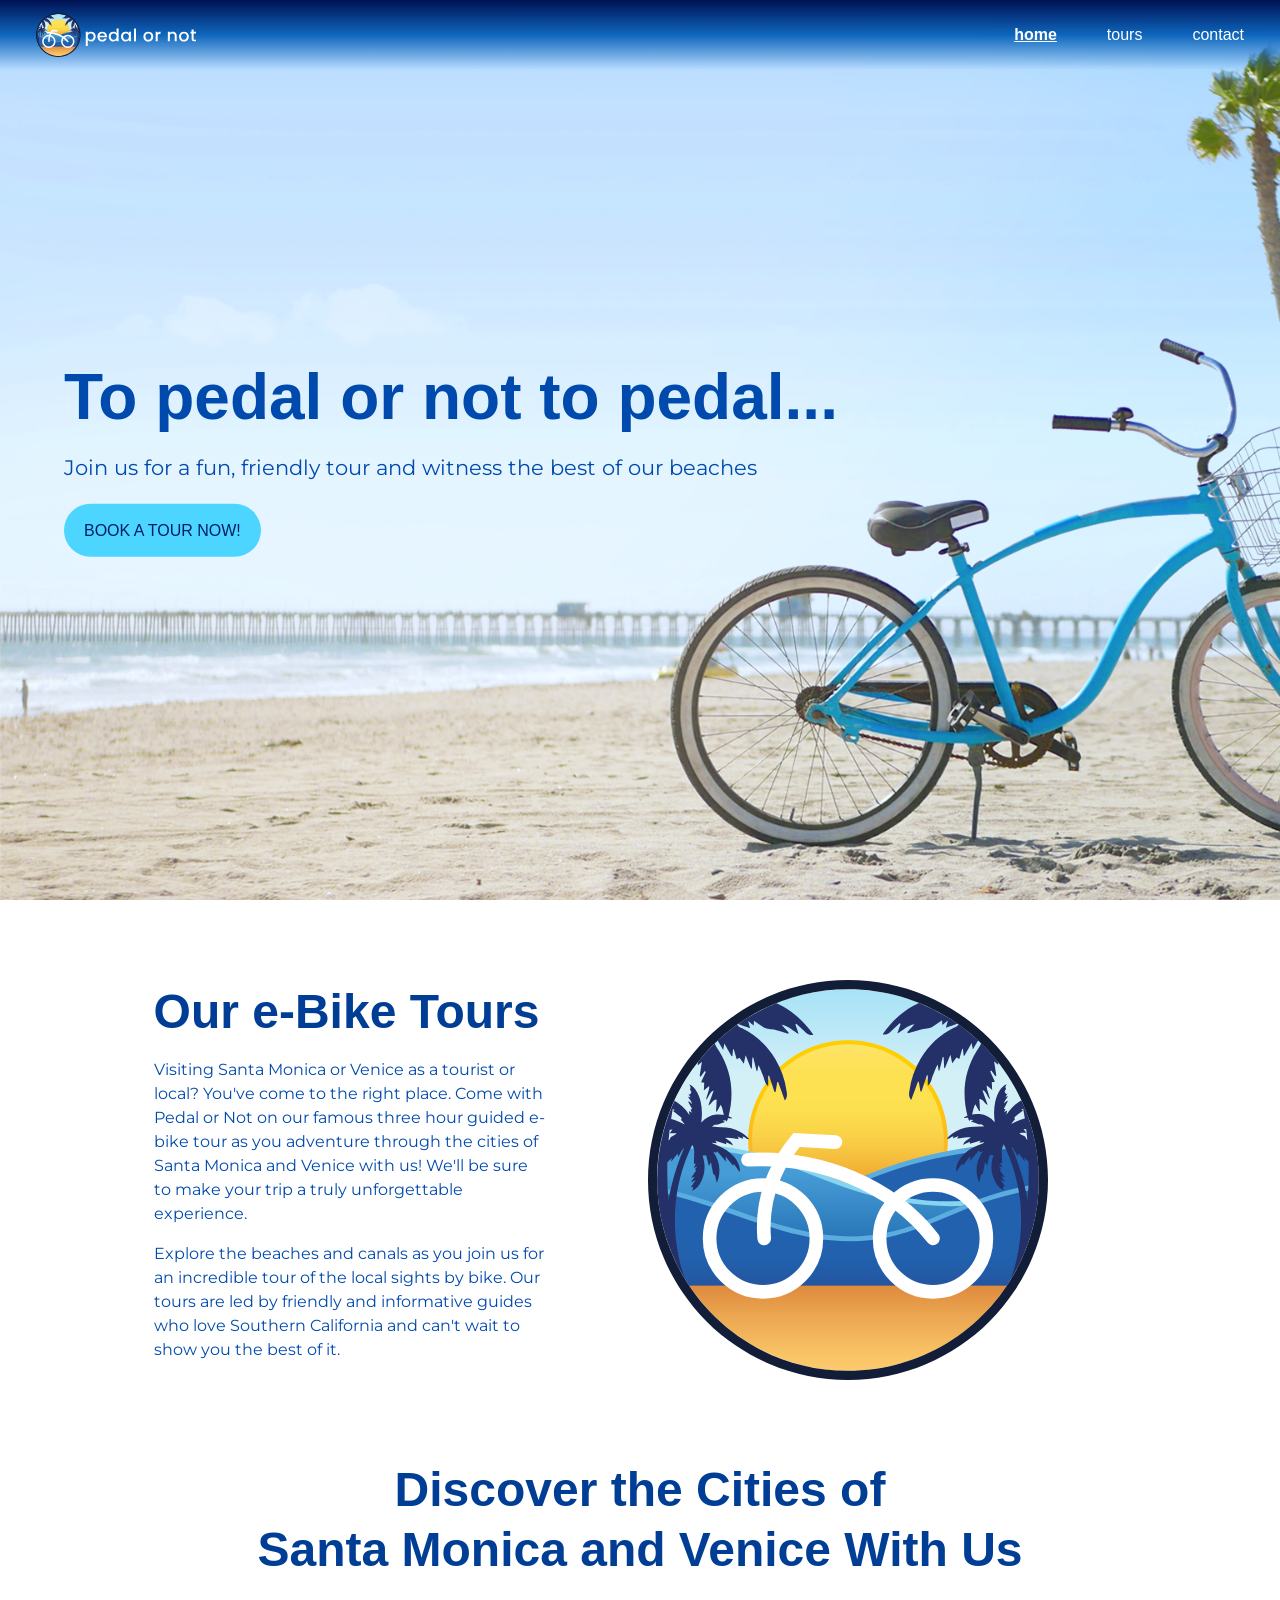
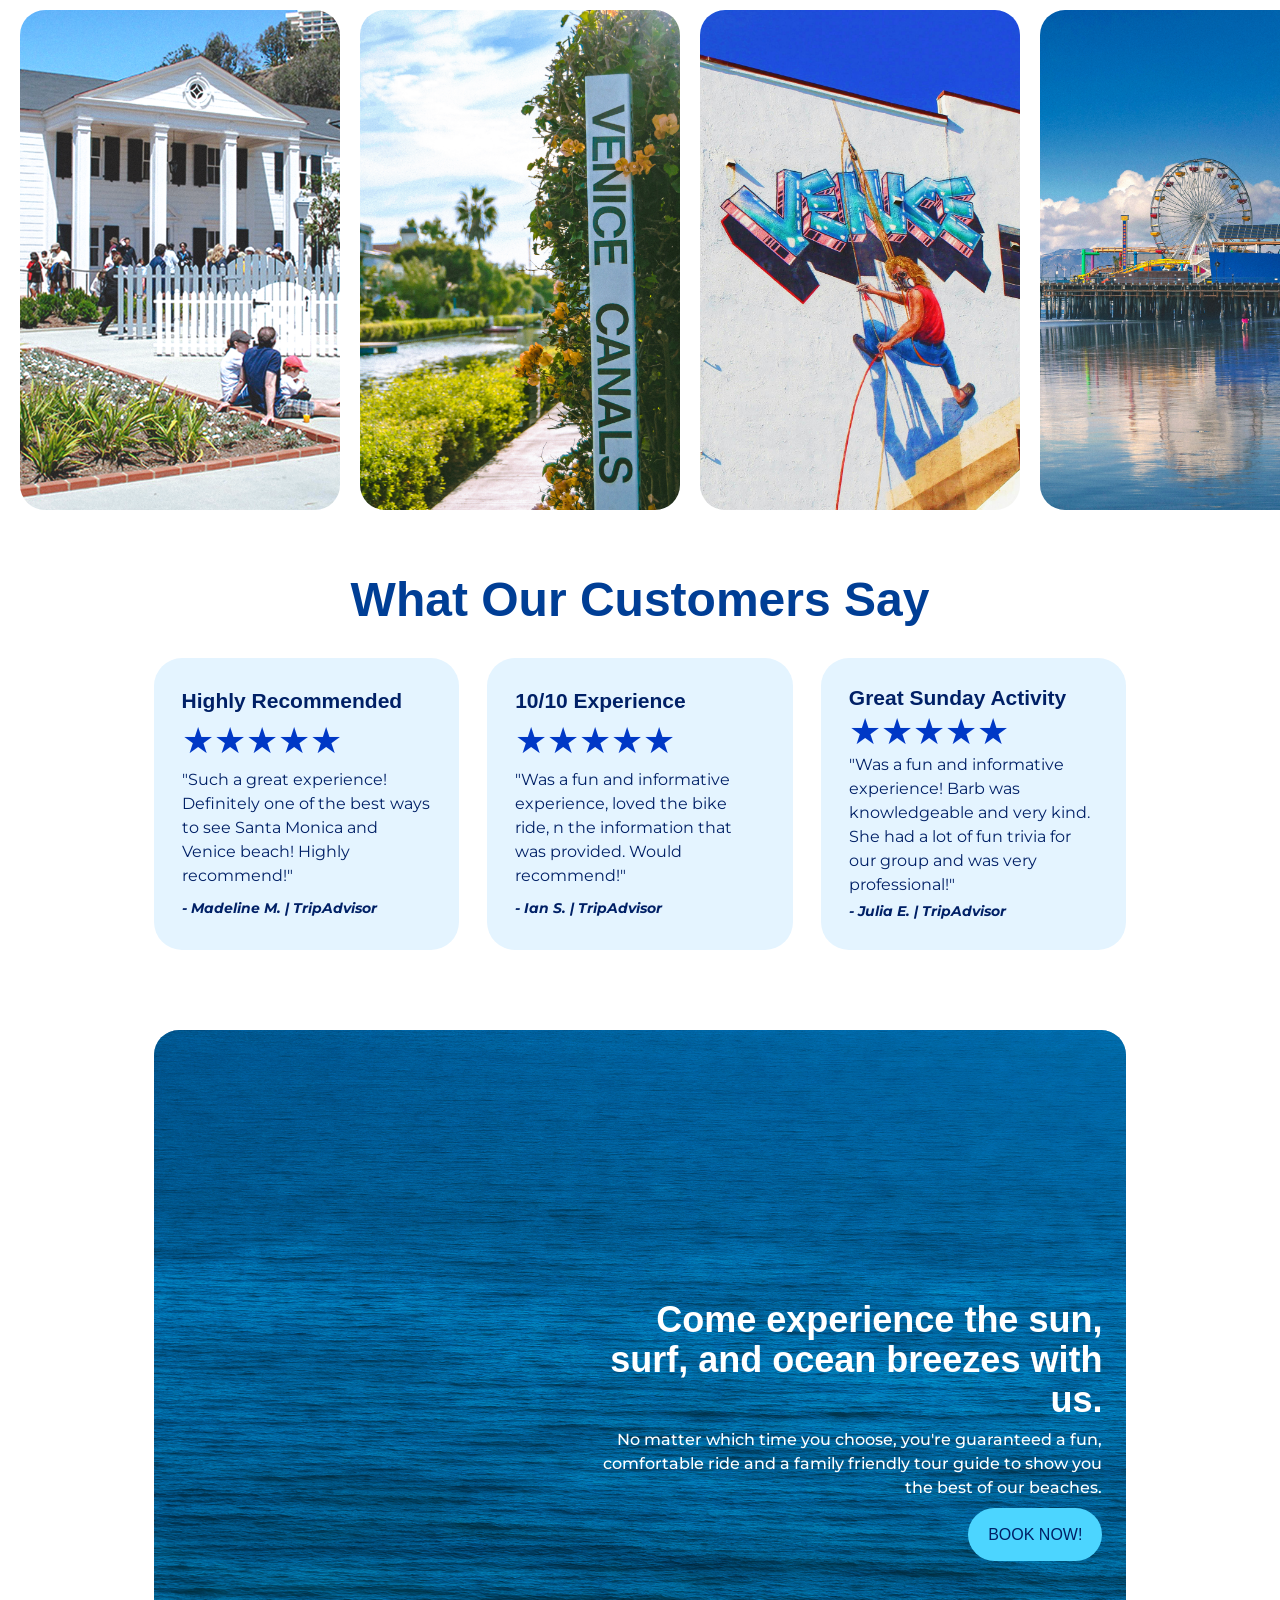
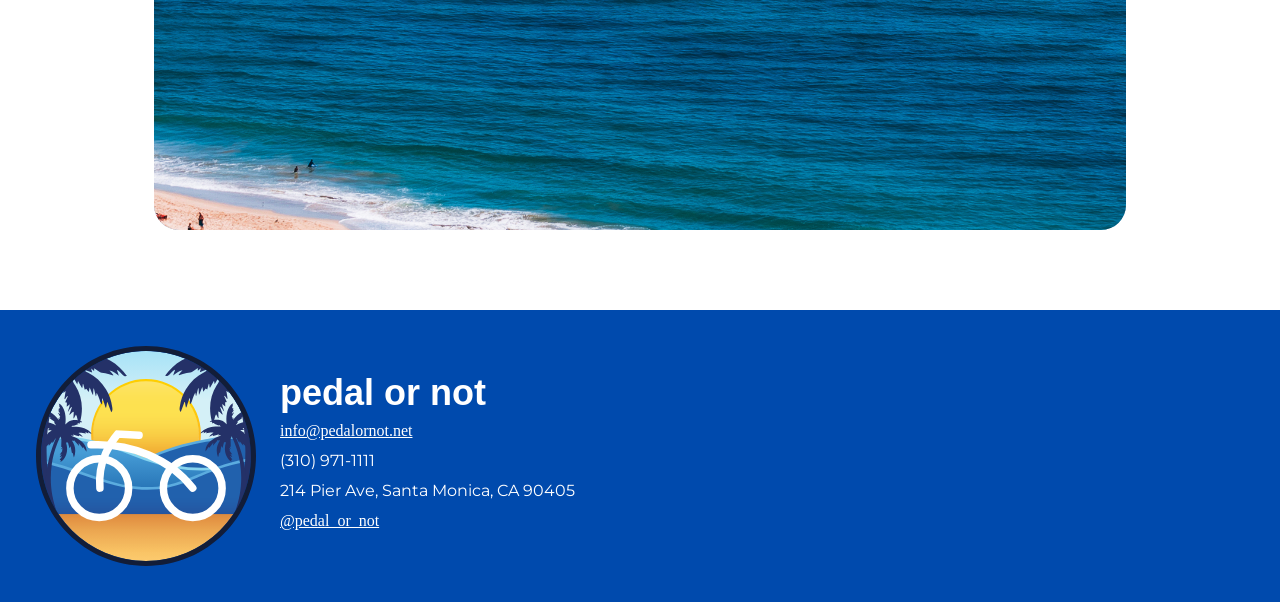
<file: index.html>
<!DOCTYPE html>
<html lang="en">
<head>
    <meta charset="UTF-8">
    <meta name="viewport" content="width=device-width, initial-scale=1.0">
    <title>Pedal or Not</title>
    <link rel="stylesheet" href="style.css" />
    <script src="script.js" defer></script>
    <link rel="icon" type="image/png" href="images/SVG/pedal_or_not_round_logo.svg" sizes="32x32" alt="Round Pedal or Not logo">
    <meta name="viewport" content="width=device-width, initial-scale=1.0">
</head>
<body>

    <header class="navigation-bar">
        <nav>
       <a href="index.html"><image class="nav-logo" src="images/SVG/white-text-logo.svg" alt="Pedal or Not text logo" /></a>
         <ul class="nav-links">
            <li><a href="index.html" aria-current="page">home</a></li>
            <li><a href="book-a-tour.html">tours</a></li>
            <li><a href="contact-us.html">contact</a></li>
         </ul>
        </nav>
    </header>

    <div class="hero-image">
        <img class="hero-background" src="images/hero-image.png" alt="A blue bicycle parked on the beach with palm trees in the background." />
        <div class="hero-text">
            <h1>To pedal or not to pedal...</h1>
            <p>Join us for a fun, friendly tour and witness the best of our beaches</p>
            <button type="button"><a href="book-a-tour.html">BOOK A TOUR NOW!</a></button>
        </div>
    </div>
<div class="page-content">
    <div class="ebike-tours">
        <div class="ebike-tour-copy">
            <h1>Our e-Bike Tours</h1>
            <div class="ebike-tour-text">
                <p>Visiting Santa Monica or Venice as a tourist or local? You've come to the right place. Come with Pedal or Not on our famous three hour guided e-bike tour as you adventure through the cities of Santa Monica and Venice with us! We'll be sure to make your trip a truly unforgettable experience.</p>
                <p> Explore the beaches and canals as you join us for an incredible tour of the local sights by bike. Our tours are led by friendly and informative guides who love Southern California and can't wait to show you the best of it. </p>
            </div>
        </div>
        <img class="round-logo1" src="images/SVG/pedal_or_not_round_logo.svg" alt="Round Pedal or Not logo" />
    </div>

    <div class="discover">
        <h1>Discover the Cities of 
            <br /> Santa Monica and Venice With Us</h1>
        <div class="discover-images" role="region" aria-label="Santa Monica and Venice photo gallery" tabindex="0">
                <img class="gallery-image image-1" src="images/gallery_1.png" alt="A white Georgian style house." />
                <img class="gallery-image image-2" src="images/cropped_gallery_2.jpg" alt="A sign that says Venice Canals with the canals in the background." />
                <img class="gallery-image image-3" src="images/cropped_gallery_3.jpg" alt="A blue and yellow sign that says &quot;Santa Monica Yacht Harbor&quot; over a large crosswalk." />
                <img class="gallery-image image-4" src="images/cropped_gallery_4.jpg" alt="View of Santa Monica Pier from afar." />
                <img class="gallery-image image-5" src="images/cropped_gallery_5.jpg" alt="Graffiti on a building that says &quot;Venice&quot;." />
                <img class="gallery-image image-6" src="images/cropped_gallery_6.jpg" alt="Bustiling Venice Beach Boardwalk." />
                <img class="gallery-image image-7" src="images/cropped_gallery_7.jpg" alt="Aerial view of a California coastline." />
        </div>
    </div>

    <div class="customers-say">
        <h1>What Our Customers Say</h1>
        <div class="customer-review-homepage">
            <h4>Highly Recommended</h4>
            <p class="review-rating" aria-label="5 out of 5 stars">★★★★★</p>
            <p>"Such a great experience! Definitely one of the best ways to see Santa Monica and Venice beach! Highly recommend!"</p>
            <p class="customer-name">- Madeline M. | TripAdvisor</p>
        </div>
         
        <div class="customer-review-homepage">
            <h4>10/10 Experience</h4>
            <p class="review-rating" aria-label="5 out of 5 stars">★★★★★</p>
            <p>"Was a fun and informative experience, loved the bike ride, n the information that was provided. Would recommend!"</p>
            <p class="customer-name">- Ian S. | TripAdvisor</p>
        </div>

        <div class="customer-review-homepage">
            <h4>Great Sunday Activity</h4>
            <p class="review-rating" aria-label="5 out of 5 stars">★★★★★</p>
            <p>"Was a fun and informative experience! Barb was knowledgeable and very kind. She had a lot of fun trivia for our group and was very professional!"</p>
            <p class="customer-name">- Julia E. | TripAdvisor</p>
        </div>
  </div>

    <div class="home-sand-surf">
        <img class="home-sand-surf-image" src="images/sand_surf4.png" alt="Extreme long shot of the beach." />
        <div class="home-sand-surf-content">
            <h2>Come experience the sun, surf, and ocean breezes with us.</h2>
            <p>No matter which time you choose, you're guaranteed a fun, comfortable ride and a family friendly tour guide to show you the best of our beaches.</p>
            <button type="button"><a href="book-a-tour.html">BOOK NOW!</a></button>
        </div>
    </div>
        <button onclick="topFunction()" id="pgTOP" title="Go to top">^</button>

</div>

  <div class="footer">
    <img class="round-logo-footer" src="images/SVG/pedal_or_not_round_logo.svg" alt="Round Pedal or Not logo" />
    <div class="footer-information">
        <h2>pedal or not</h2>
        <p><a href="mailto:info@pedalornot.net">info@pedalornot.net</a></p>
        <p>(310) 971-1111</p>
        <p>214 Pier Ave, Santa Monica, CA 90405</p>
        <p><a href="https://www.instagram.com/pedal_or_not?utm_source=ig_web_button_share_sheet&amp;exln=ZDNlZDc0MzIxNw==" target="_blank" rel="noopener noreferrer">@pedal_or_not</a></p>

    </div>

  </div>
</body>
</html>
</file>
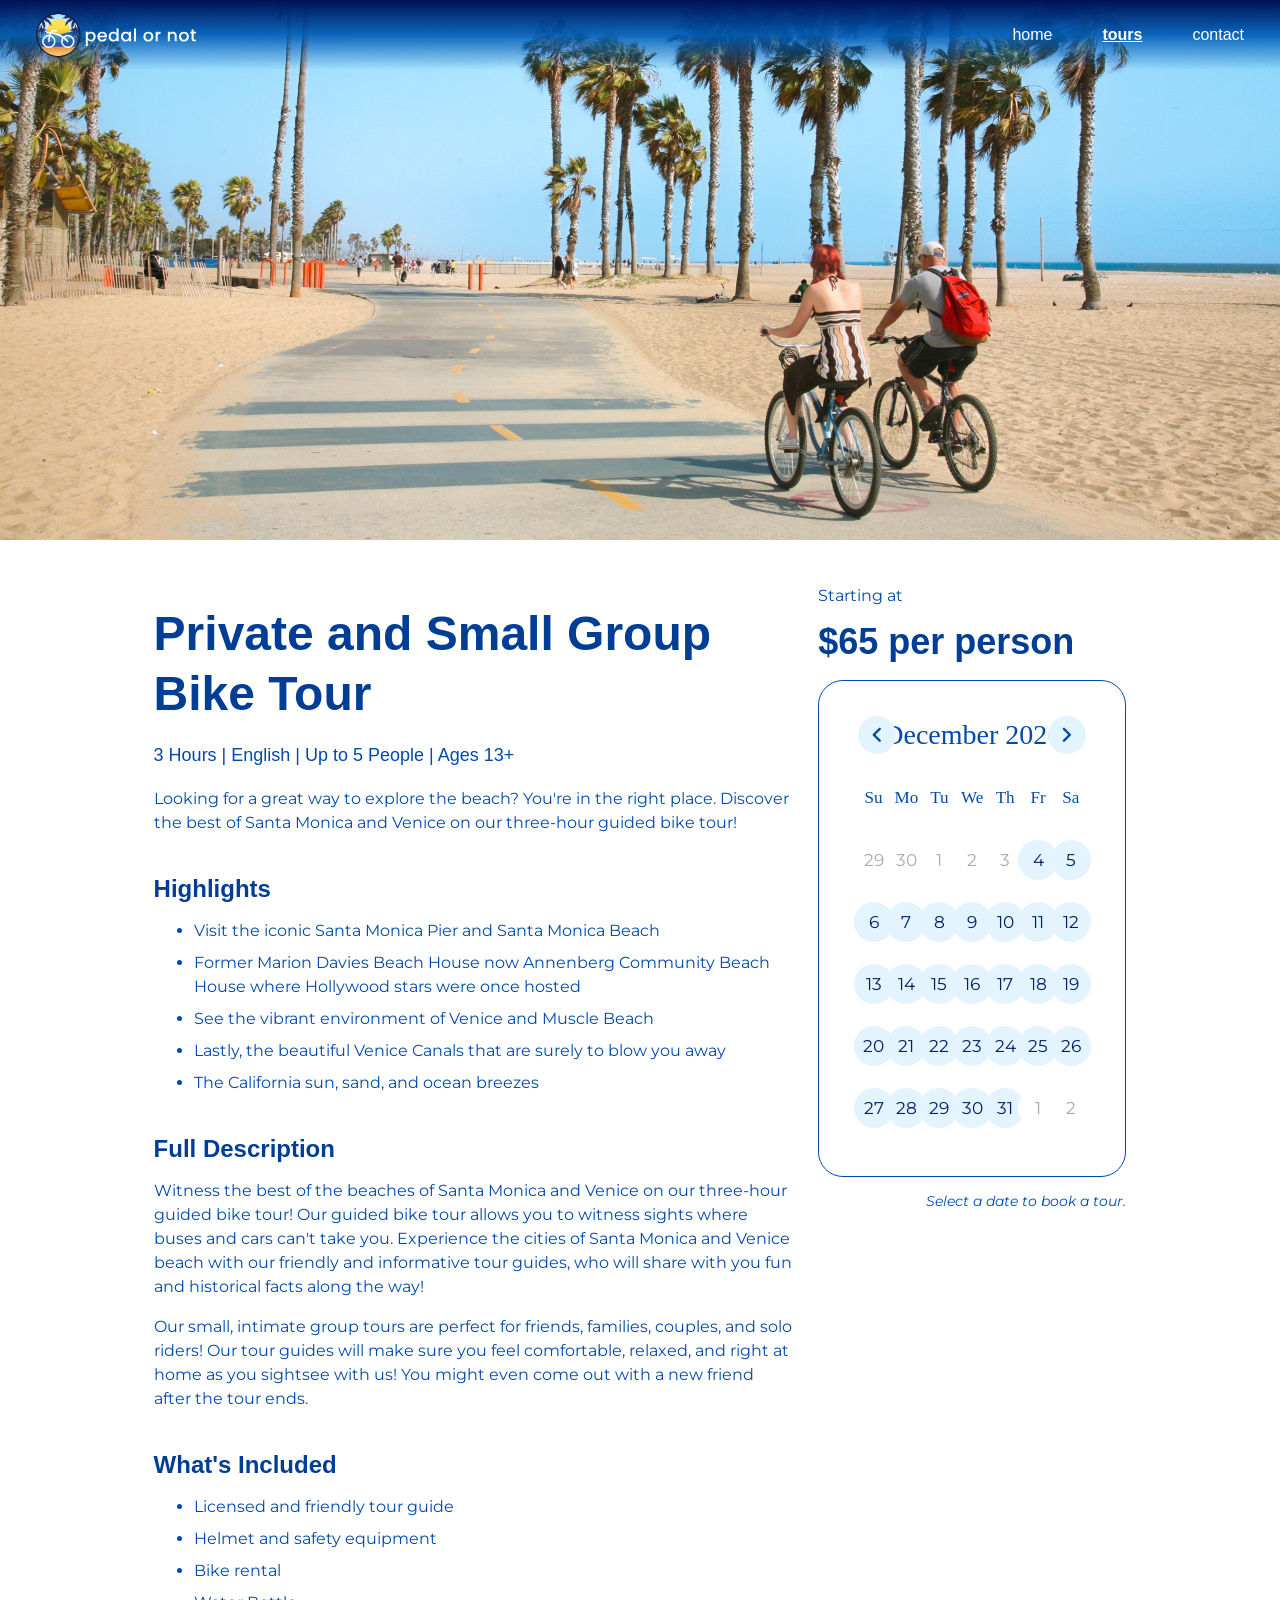
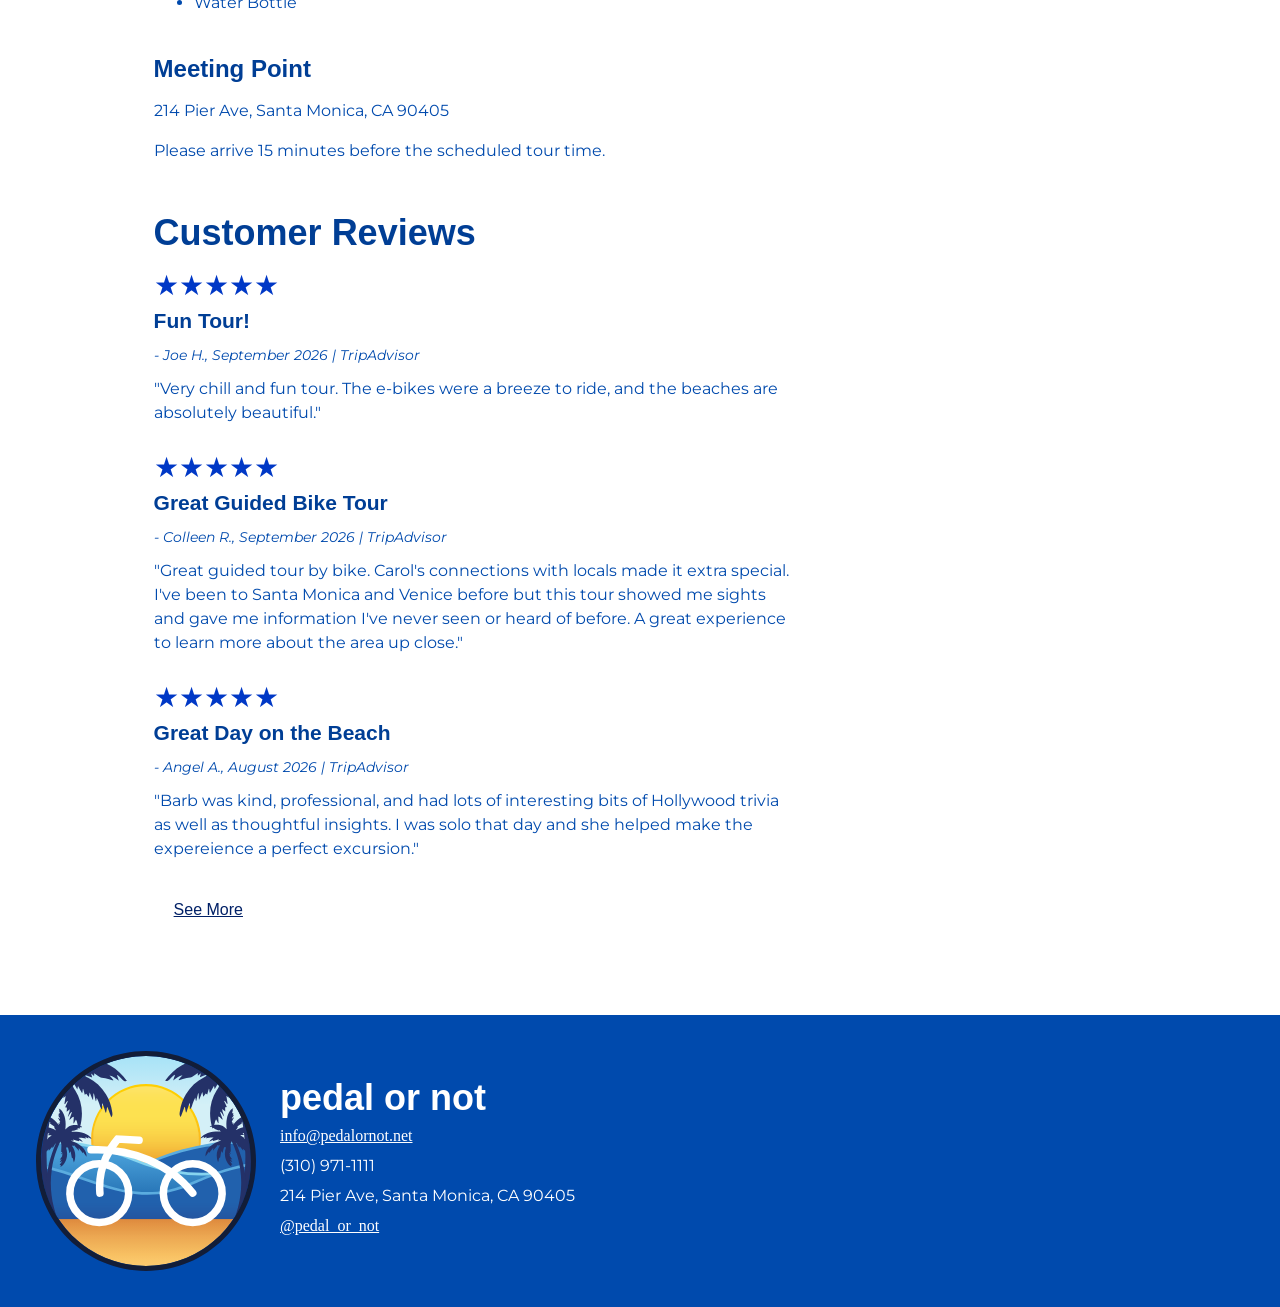
<file: book-a-tour.html>
<!DOCTYPE html>
<html lang="en">
<head>
    <meta charset="UTF-8">
    <meta name="viewport" content="width=device-width, initial-scale=1.0">
    <title>Pedal or Not - Tours</title>
    <link rel="stylesheet" href="style.css" />
    <script src="script.js" defer></script>
        <link rel="stylesheet" href="https://fonts.googleapis.com/css2?family=Material+Symbols+Rounded:opsz,wght,FILL,GRAD@20..48,100..700,0..1,-50..200">
    <link rel="icon" type="image/png" href="images/SVG/pedal_or_not_round_logo.svg" sizes="32x32" alt="Round Pedal or Not logo">
    <meta name="viewport" content="width=device-width, initial-scale=1.0">
</head>
<body>
  <header class="navigation-bar">
        <nav>
       <a href="index.html"><image class="nav-logo" src="images/SVG/white-text-logo.svg" alt="Pedal or Not text logo" /></a>
         <ul class="nav-links">
            <li><a href="index.html">home</a></li>
            <li><a href="book-a-tour.html" aria-current="page">tours</a></li>
            <li><a href="contact-us.html">contact</a></li>
         </ul>
        </nav>
  </header>
    
<div class="page-content tour-page">
<div class="tour-image">
    <img class="tour-image" src="images/biking-couple1.jpg" alt="A couple riding bicycles on the beach." />
</div>
<div class="tour-left">
    <div class="tour-title">
        <h1> Private and Small Group Bike Tour</h1>
        <p class="tour-sub">3 Hours | English | Up to 5 People | Ages 13+</p>
        <p>Looking for a great way to explore the beach? You're in the right place. Discover the best of Santa Monica and Venice on our three-hour guided bike tour!</p>
    </div>

    <div class="tour-highlights">
        <h3>Highlights</h3>
        <ul>
            <li>Visit the iconic Santa Monica Pier and Santa Monica Beach</li>
            <li>Former Marion Davies Beach House now  Annenberg Community Beach House where Hollywood stars were once hosted</li>
            <li>See the vibrant environment of Venice and Muscle Beach</li>
            <li>Lastly, the beautiful Venice Canals that are surely to blow you away</li>
            <li>The California sun, sand, and ocean breezes</li>
        </ul>
    </div>

    <div class="tour-description">
        <h3>Full Description</h3>
        <p>Witness the best of the beaches of Santa Monica and Venice on our three-hour guided bike tour! Our guided bike tour allows you to witness sights where buses and cars can't take you. Experience the cities of Santa Monica and Venice beach with our friendly and informative tour guides, who will share with you fun and historical facts along the way!</p>
        <p>Our small, intimate group tours are perfect for friends, families, couples, and solo riders! Our tour guides will make sure you feel comfortable, relaxed, and right at home as you sightsee with us! You might even come out with a new friend after the tour ends.</p>
    </div>

    <div class="tour-included">
        <h3>What's Included</h3>
        <ul>
            <li>Licensed and friendly tour guide</li>
            <li>Helmet and safety equipment</li>
            <li>Bike rental</li>
            <li>Water Bottle</li>
        </ul>
    </div>

    <div class="tour-meeting">
        <h3>Meeting Point</h3>
        <p>214 Pier Ave, Santa Monica, CA 90405</p>
        <p>Please arrive 15 minutes before the scheduled tour time.</p>
    </div>

    <div class="tour-reviews">
        <h2>Customer Reviews</h2>
            <div class="customer-review-tour" id="review-1">
                <p class="review-rating" aria-label="5 out of 5 stars">★★★★★</p>
            <h4>Fun Tour!</h4>
                <p class="customer-name">- Joe H., September 2026 | TripAdvisor</p>      
                <p>"Very chill and fun tour. The e-bikes were a breeze to ride, and the beaches are absolutely beautiful."</p>
            </div>
                
            <div class="customer-review-tour" id="review-2">
                <p class="review-rating" aria-label="5 out of 5 stars">★★★★★</p>
            <h4>Great Guided Bike Tour</h4>
                <p class="customer-name">- Colleen R., September 2026 | TripAdvisor</p>      
                <p>"Great guided tour by bike. Carol's connections with locals made it extra special. I've been to Santa Monica and Venice before but this tour showed me sights and gave me information I've never seen or heard of before. A great experience to learn more about the area up close."</p>
            </div>

            <div class="customer-review-tour" id="review-3">
                <p class="review-rating" aria-label="5 out of 5 stars">★★★★★</p>
            <h4>Great Day on the Beach</h4>
                <p class="customer-name">- Angel A., August 2026 | TripAdvisor</p>      
                <p>"Barb was kind, professional, and had lots of interesting bits of Hollywood trivia as well as thoughtful insights. I was solo that day and she helped make the expereience a perfect excursion."</p>
            </div>

            <div class="customer-review-tour additional-review" id="review-4" hidden>
                <p class="review-rating" aria-label="5 out of 5 stars">★★★★★</p>
            <h4>Fantastic!</h4>
                <p class="customer-name">- Troy E., August 2026 | TripAdvisor</p>      
                <p>"Wonderful tour! Barbara was a great tour guide! Good bikes and equipment. Beautiful area to bike!"</p>
            </div>

            <div class="customer-review-tour additional-review" id="review-5" hidden>
                <p class="review-rating" aria-label="5 out of 5 stars">★★★★★</p>
            <h4>Great Experience</h4>
                <p class="customer-name">- Janet F., May 2026 | TripAdvisor</p>      
                <p>"We had never been on ebikes before and found it very easy. The guide was knowledgeable and entertaining. The starting point is a little store on a side street with meter parking. There is a little riding on streets, especially through the venice canals. We were very lucky, nobody else signed up so our family had a private tour. Would definitely do it again."</p>
            </div>

            <div class="customer-review-tour additional-review" id="review-6" hidden>
                <p class="review-rating" aria-label="5 out of 5 stars">★★★★★</p>
            <h4>Brilliant Tour of the Area</h4>
                <p class="customer-name">- Rachel S., June 2025 | TripAdvisor</p>      
                <p>"Fun and comprehensive ride through Santa Monica and Venice. Took in all the sights. Comfortable good quality bikes. Barb is wonderful. Definitely recommend."</p>
            </div>
            <div class="review-pagination">
                <div class="see-more">
                    <button onclick="seeMore()">See More</button>
                </div>
                <div class="see-less" hidden>
                    <button onclick="seeLess()">See Less</button>
                </div>
            </div>
        </div>
    </div>

<div class="booking-calendar">
    <p class="starting">Starting at</p>
    <h2 class="cost">$65 per person</h2>
        <div class="wrapper">
      <header>
        <p class="current-date"></p>
        <div class="icons">
          <span id="prev" class="material-symbols-rounded">chevron_left</span>
          <span id="next" class="material-symbols-rounded">chevron_right</span>
        </div>
      </header>
      <div class="calendar">
        <ul class="weeks">
          <li>Su</li>
          <li>Mo</li>
          <li>Tu</li>
          <li>We</li>
          <li>Th</li>
          <li>Fr</li>
          <li>Sa</li>
        </ul>
        <ul class="days"></ul>
      </div>
    </div>
    <p class="caption">Select a date to book a tour.</p>
    </div>
     <button onclick="topFunction()" id="pgTOP" title="Go to top">^</button>
</div>

<div class="footer">
    <img class="round-logo-footer" src="images/SVG/pedal_or_not_round_logo.svg" alt="Round Pedal or Not logo" />
    <div class="footer-information">
        <h2>pedal or not</h2>
        <p><a href="mailto:info@pedalornot.net">info@pedalornot.net</a></p>
        <p>(310) 971-1111</p>
        <p>214 Pier Ave, Santa Monica, CA 90405</p>
        <p><a href="https://www.instagram.com/pedal_or_not?utm_source=ig_web_button_share_sheet&amp;exln=ZDNlZDc0MzIxNw==" target="_blank" rel="noopener noreferrer">@pedal_or_not</a></p>
    </div>
  </div>

</body>
</html>
</file>
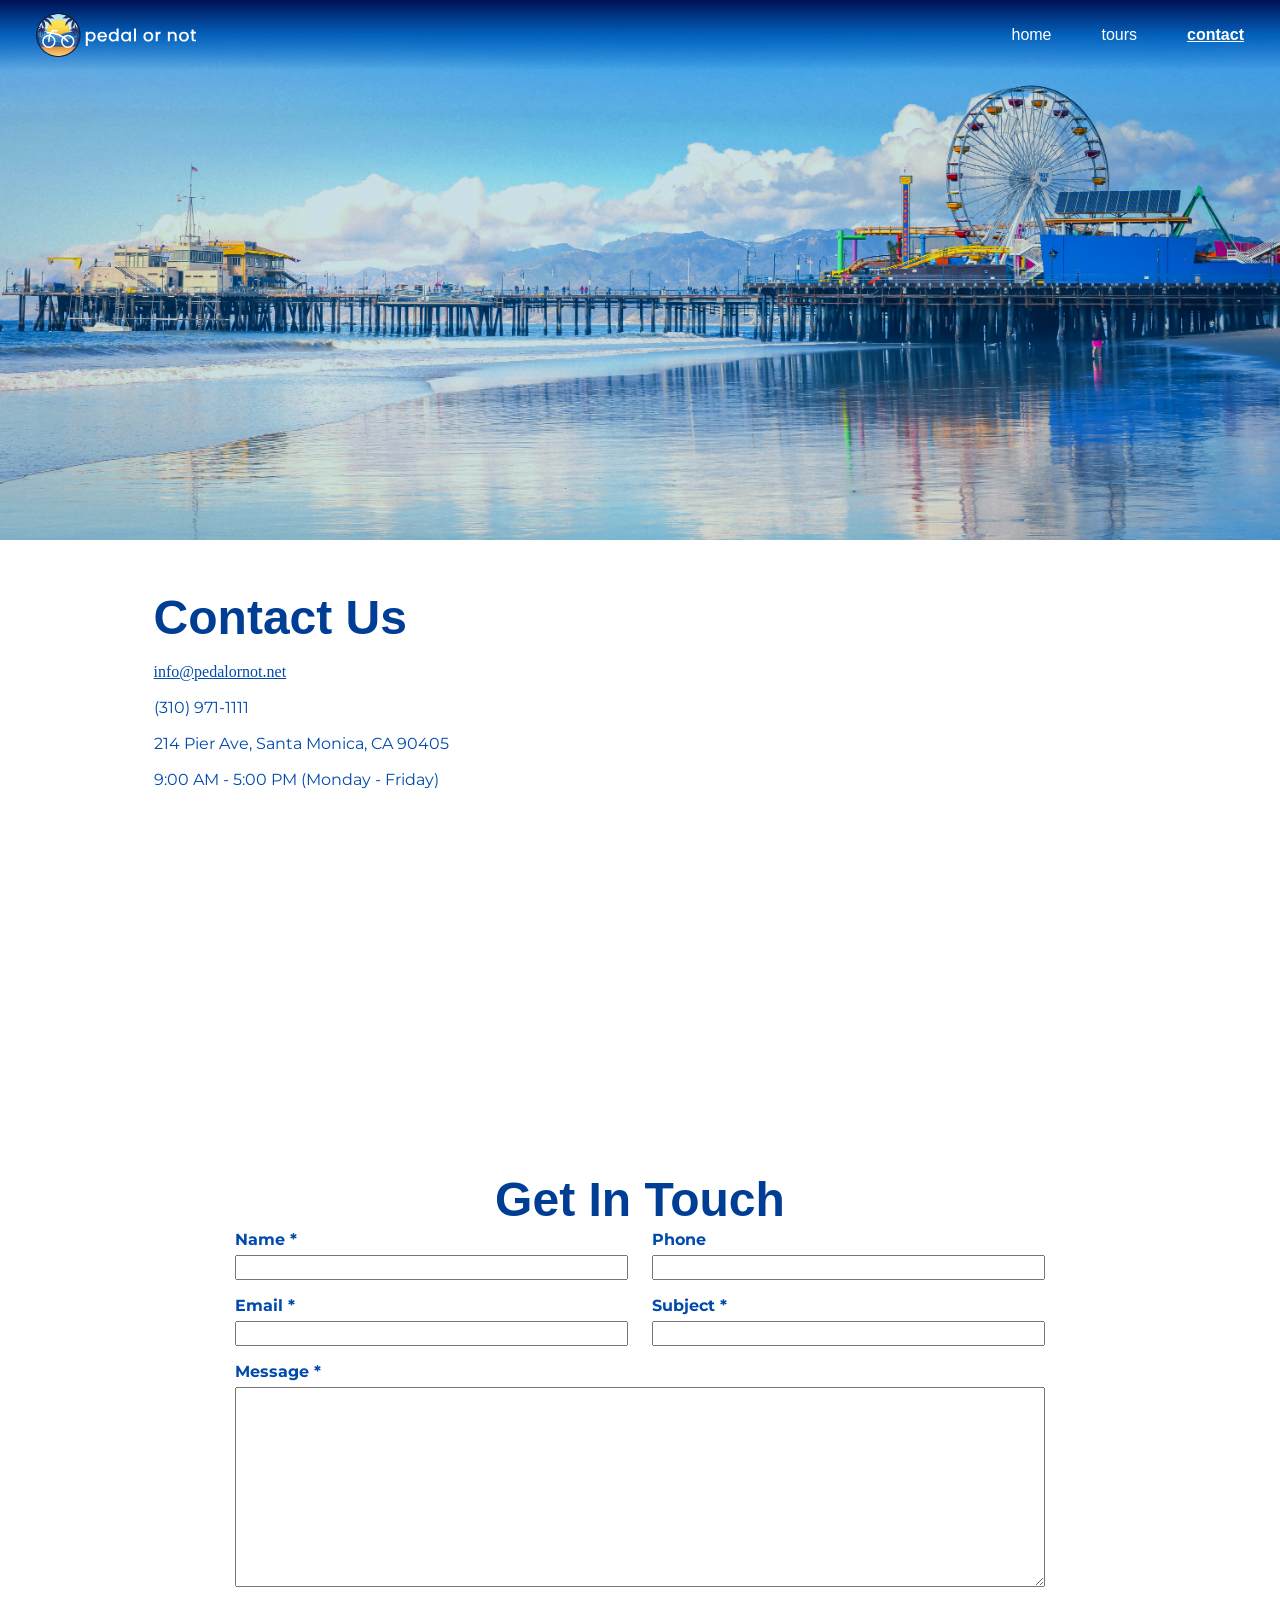
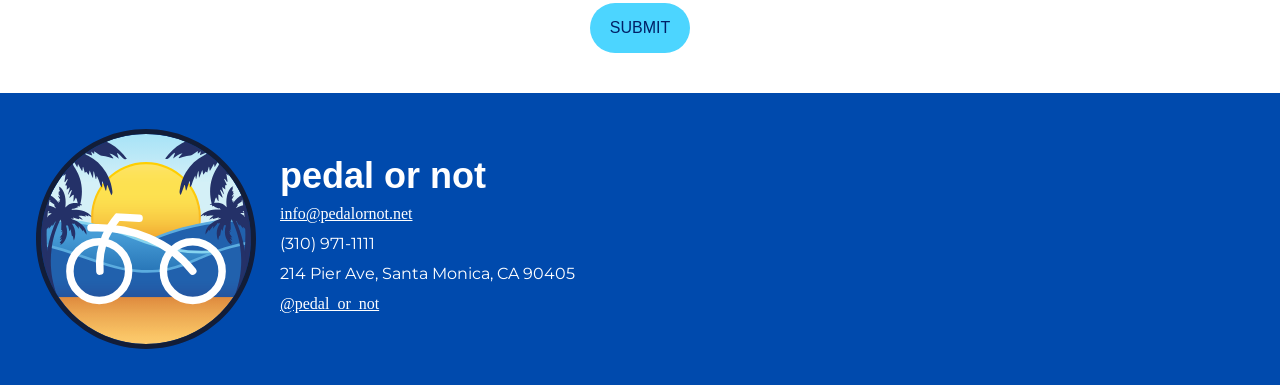
<file: contact-us.html>
<!DOCTYPE html>
<html lang="en">
<head>
    <meta charset="UTF-8">
    <meta name="viewport" content="width=device-width, initial-scale=1.0">
    <title>Pedal or Not - Contact</title>
    <link rel="stylesheet" href="style.css" />
    <script src="script.js" defer></script>
    <link rel="icon" type="image/png" href="images/SVG/pedal_or_not_round_logo.svg" sizes="32x32" alt="Round Pedal or Not logo">
    <meta name="viewport" content="width=device-width, initial-scale=1.0">
</head>
<body>
    <header class="navigation-bar">
        <nav>
       <a href="index.html"><image class="nav-logo" src="images/SVG/white-text-logo.svg" alt="Pedal or Not text logo" /></a>
         <ul class="nav-links">
            <li><a href="index.html">home</a></li>
            <li><a href="book-a-tour.html">tours</a></li>
            <li><a href="contact-us.html" aria-current="page">contact</a></li>
        
         </ul>
        </nav>
    </header>
    
 <div class="page-content">
    <div class="contact-hero">
         <img class="contact-hero-image" src="images/gallery_4.2.png" alt="View of Santa Monica Pier from afar." />
    </div> 

    <div class="contact-details-layout">
    <div class="contact-left">
        <h1>Contact Us</h1>
        <p><a href="mailto:info@pedalornot.net">info@pedalornot.net</a></p>
        <p>(310) 971-1111</p>
        <p>214 Pier Ave, Santa Monica, CA 90405</p>
        <p>9:00 AM - 5:00 PM (Monday - Friday)</p>
            <div class="tour-video">
                <iframe width="560" height="315" src="https://www.youtube.com/embed/gaOE59RL9RE?si=PSf2XZddSGz4yI0S" title="YouTube video player" frameborder="0" allow="accelerometer; autoplay; clipboard-write; encrypted-media; gyroscope; picture-in-picture; web-share" referrerpolicy="strict-origin-when-cross-origin" allowfullscreen></iframe>
            </div>
          </div>
    <div class="map">
        <iframe src="https://www.google.com/maps/embed?pb=!1m18!1m12!1m3!1d206.73518682421852!2d-118.47956912636108!3d33.99862107387412!2m3!1f0!2f0!3f0!3m2!1i1024!2i768!4f13.1!3m3!1m2!1s0x80c2bad1e23f94b7%3A0x32176b6a702c54d!2s214%20Pier%20Ave%2C%20Santa%20Monica%2C%20CA%2090405!5e0!3m2!1sen!2sus!4v1793867760083!5m2!1sen!2sus" height="450" style="border:0;" allowfullscreen="" loading="lazy" referrerpolicy="strict-origin-when-cross-origin"></iframe>
    </div>
  </div>

      <div class="contact-form">
        <h1>Get In Touch</h1>
        <form>
            <div class="form-field">
                <label for="name">Name *</label>
                <input type="text" id="name" name="name" autocomplete="name" required>
            </div>
            <div class="form-field">
                <label for="phone">Phone</label>
                <input type="tel" id="phone" name="phone" autocomplete="tel">
            </div>
            <div class="form-field">
                <label for="email">Email *</label>
                <input type="email" id="email" name="email" autocomplete="email" required>
            </div>
            <div class="form-field">
                <label for="subject">Subject *</label>
                <input type="text" id="subject" name="subject" required>
            </div>
            <div class="form-field form-message">
                <label for="message">Message *</label>
                <textarea id="message" name="message" rows="8" required></textarea>
            </div>

            <button type="submit">SUBMIT</button>
        </form>
    </div>
<button onclick="topFunction()" id="pgTOP" title="Go to top">^</button>


<div class="footer">
    <img class="round-logo-footer" src="images/SVG/pedal_or_not_round_logo.svg" alt="Round Pedal or Not logo" />
    <div class="footer-information">
        <h2>pedal or not</h2>
        <p><a href="mailto:info@pedalornot.net">info@pedalornot.net</a></p>
        <p>(310) 971-1111</p>
        <p>214 Pier Ave, Santa Monica, CA 90405</p>
        <p><a href="https://www.instagram.com/pedal_or_not?utm_source=ig_web_button_share_sheet&amp;exln=ZDNlZDc0MzIxNw==" target="_blank" rel="noopener noreferrer">@pedal_or_not</a></p>
    </div>
    </div>

</body>
</html>
</file>
<file: style.css>
@import url('https://fonts.googleapis.com/css2?family=Montserrat:wght@400&display=swap');
@import url('https://fonts.googleapis.com/css2?family=Poppins:ital,wght@0,100;0,200;0,300;0,400;0,500;0,600;0,700;0,800;0,900;1,100;1,200;1,300;1,400;1,500;1,600;1,700;1,800;1,900&display=swap');

*{
    box-sizing: border-box;
    font-family: 'Montserrat', sans-serif;
    font-size: 16px;
    color: #004aad;
}

h1, h2, h3, h4, h5, h6 {
    margin: 0;
    color: #003e95;
    line-height: 60px
}

h1{
font-family: 'Poppins Semibold', sans-serif;
font-size: 48px;
}

h2{
font-family: 'Poppins Medium', sans-serif;
font-size: 36px;
}

h3{
font-family: 'Poppins Medium', sans-serif;
font-size: 24px;
}

h4{
font-family: 'Poppins Medium', sans-serif;
font-size: 21px;
}

body {
    min-height: 100vh;
    display: flex;
    flex-direction: column;
    margin: 0;
      overflow-x: hidden;
}

.caption {
    font-size: 14px;
    font-style: italic;
}

p{
line-height: 1.5;
}

.page-content {
    margin-left: 12%;
    margin-right: 12%;
}

.contact-form {
    max-width: 83.333%;
    margin-left: auto;
    margin-right: auto;
}

.contact-form h1 {
    text-align: center;
}

.contact-form label {
    display: block;
    font-weight: bold;
    margin-bottom: 6px;
}

.contact-form form {
    display: grid;
    grid-template-columns: repeat(12, minmax(0, 1fr));
    gap: 16px 24px;
}

.contact-form .form-field {
    min-width: 0;
    grid-column: span 6;
}

.contact-form input,
.contact-form textarea {
    display: block;
    width: 100%;
    resize: vertical;
}

.contact-form textarea {
    min-height: 200px;
    max-height: 400px;
}

.contact-form .form-message,
.contact-form form button {
    grid-column: 1 / -1;
}

.contact-form form button {
    justify-self: center;
    color: #002066;
}

.contact-form button {
    background-color: #4CD5FF;
}
.contact-form button:hover {
  background-color: #7DE1FF;
}
.contact-form button:active {
    background-color: #9EE8FF;
}

@media (max-width: 600px) {
    .contact-form .form-field {
        grid-column: 1 / -1;
    }
}

.ebike-tours {
    display: grid;
    grid-template-columns: repeat(12, minmax(0, 1fr));
    column-gap: 24px;
    row-gap: 4px;
    align-items: center;
    margin: 40px 0;
}

.ebike-tour-copy {
    grid-column: 1 / 6;
    align-self: center;
    order: 2;
}

.ebike-tour-text {
    margin: 0;
}

.ebike-tours > .round-logo1 {
    grid-column: 6 / -1;
    grid-row: 1;
    order: 1;
    justify-self: center;
    align-self: center;
    width: 100%;
    max-width: 400px;
    height: auto;
    margin: 40px 0;
}

.discover > h1 {
    text-align: center;
}

.discover {
    margin: 40px 0;
}

.customers-say > h1 {
    text-align: center;
    grid-column: 1/-1;
}

.customers-say {
    display: grid;
    grid-template-columns: repeat(12, minmax(0, 1fr));
    gap: 28px;
    color:#002066;
    margin: 40px 0;
}

.customer-review-homepage {
    grid-column: span 4;
    display: grid;
    place-items: center;
    row-gap: 4px;
    background-color:#E4F4FF;
    padding: 28px;
    border-radius: 28px;
    margin-bottom: 40px;
}
.customer-review-homepage .customer-name {
    font-size: 14px;
    font-weight: bold;
}
.customer-review-homepage > p {
    margin: 0;
}

.customer-review-homepage > :not(.review-rating) {
    color: #002066;
}

.customer-review-homepage > h4,
.customer-review-homepage > .review-rating,
.customer-review-homepage > .customer-name {
    justify-self: start;
    text-align: left;
}


@media (max-width: 768px) {
    .customer-review-homepage {
        grid-column: 1 / -1;
    }

    .customer-review-homepage .customer-name {
        padding: 4px;
    }

    .customer-review-homepage .review-rating {
        line-height: 1.4;
        font-size: 28px;
    }

    .ebike-tour-text,
    .ebike-tour-copy,
    .ebike-tours > .round-logo1 {
        grid-column: 1 / -1;
        grid-row: auto;
    }

    .ebike-tour-copy h1 {
        text-align: center;
    }
}

.tour-page {
    display: grid;
    grid-template-columns: repeat(12, [col-start] 1fr);
    gap: 24px;
    align-items: start;
}

.tour-video {
    width: 100%;
    aspect-ratio: 16 / 9;
    overflow: hidden;
    margin: 24px 0 0;
}

.tour-video iframe {
    display: block;
    width: 100%;
    height: 100%;
    border: 0;
    
}

.tour-page .tour-left {
    grid-column: col-start 1 / span 8;
    grid-row: 2;
    order: 2;
}

.tour-left h3,
.tour-left h4 {
  line-height: 28px;
}

.tour-left .customer-name {
  line-height: 12px;
}

.tour-page .tour-left > div {
    margin: 40px 0;
}

.tour-image {
    grid-column: 1 / -1;
    grid-row: 1;
    width: 100vw;
    max-height: 100vh;
    max-width: 100vw;
    aspect-ratio: 64 / 27;
    margin-left: calc(50% - 50vw);
    overflow: hidden;
    min-height: 400px;
    pointer-events: none;

}

.tour-image img {
    display: block;
    width: 100%;
    max-width: 100%;
    height: 100%;
    max-height: 100vh;
    object-fit: cover;
    object-position: left bottom;
    margin: 0;
}

.contact-hero {
    grid-column: 1 / -1;
    width: 100vw;
    max-width: 100vw;
    min-height: 400px;
    aspect-ratio: 64 / 27;
    margin-left: calc(50% - 50vw);
    overflow: hidden;
    margin-bottom: 40px;
    pointer-events: none;

}

.contact-hero-image {
    display: block;
    max-width: 100%;
    height: 100%;
    object-fit: cover;
    object-position: center;
    margin: 0;
}

.contact-left h1 {
    margin: 8px 0;
}

.contact-left p {
    margin: 12px 0;
}


.contact-details-layout {
    display: grid;
    grid-template-columns: repeat(12, minmax(0, 1fr));
    gap: 24px;
    align-items: start;
    margin-bottom: 40px;
}

.contact-details-layout .contact-left {
    grid-column: 1 / 6;
    justify-self: start;
    text-align: left;
}

.contact-details-layout .map {
    grid-column: 6 / -1;
}

.contact-details-layout .map iframe {
    display: block;
    width: 100%;
    max-width: 700px;
    height: 550px;
    border: 0;
    border-radius: 25px;
}

@media (max-width: 768px) {
    .contact-details-layout .contact-left,
    .contact-details-layout .map {
        grid-column: 1 / -1;
    }
}

.tour-page .tour-left > h1 {
    margin: 8px 0 12px;
}

.tour-page .tour-left > h2 {
    margin: 40px 0 16px;
}

.review-pagination {
    display: grid;
    grid-template-columns: repeat(12, minmax(0, 1fr));
    align-items: center;
    margin-top: 24px;
}

.review-pagination .see-more,
.review-pagination .see-less {
    grid-column: 1 / 7;
    justify-self: start;
}
.review-pagination button {
    background-color: transparent;
    text-decoration: underline;
    color: #002066;
    font-weight: 500;
}

.review-pagination button:hover{
    font-weight: 700;
    background-color: #E4F4FF;
}

.review-pagination button:active{
    font-weight: 700;
    background-color: #7DE1FF;
}

.tour-page .booking-calendar {
    grid-column: -5 / -1;
    grid-row: 2;
    padding-top: 16px;
    order: 1;
}

.tour-page li {
    margin-bottom: 8px;
    line-height: 24px;
}

@media (max-width: 768px) {
    .tour-page .tour-left,
    .tour-page .booking-calendar {
        grid-column: 1 / -1;
        grid-row: auto;
    }

    .tour-page .customer-review-tour .review-rating {
        font-size: 36px;
    }
}

nav a[aria-current="page"] {
    text-decoration: underline;
    font-weight: bold;
}

.navigation-bar {
    margin: 0;
    align-items: center;
    display: flex;
    width: 100%;
    height: 70px;
    padding: 0 36px;
    position: fixed;
    top: 0;
    left: 0;
    z-index: 1000;
    background-image: linear-gradient(to bottom, #001154, #005cb7ea, #ffffff00);
}

.navigation-bar a {
    text-decoration: none;
    font-weight: 500;
  
}

.navigation-bar a:hover {
    color: white;
    text-decoration: underline;
    font-family: 'Poppins regular', sans-serif;
}

.navigation-bar a:active {
    color: #FFEA72;
    font-weight: bold;
    text-decoration: underline;
}

.navigation-bar nav {
    display: flex;
    align-items: center;
    justify-content: space-between;
    width: 100%;
    margin: 0;
}

.nav-links {
    margin: 0;
    display: flex;
    flex-direction: row;
    align-items: center;
    gap: 50px;
    list-style: none;
    font-family: 'Poppins Semibold', sans-serif;
}

.nav-logo {
    width: 160px;
    max-width: 160px;
    height: auto;
    margin: 0;
    flex-shrink: 0;
    display: block;
}

@media (max-width: 768px) {
    .navigation-bar,
    .navigation-bar nav,
    .nav-links {
        margin: 0;
        padding: 8px;
    }

    .nav-links {
        gap: 28px;
    }
}

.hero-image {
  height: 100vh;
  min-height: 800px;
  width: 100%;
  max-width: 100%;
  display: block;
  margin: 0;
  overflow: hidden;
  position: relative;

  
}

.hero-background {
  position: absolute;
  inset: 0;
  width: 100%;
  height: 100%;
  margin: 0;
  object-fit: cover;
  object-position: left center;
}

.hero-text {
  text-align: left;
  position: absolute;
  top: 50%;
  left: 50%;
  transform: translate(-50%, -50%);
  color: #004aad;
  width: 90%;
  margin: 0;
  z-index: 1;
}

.hero-text h1,
.hero-text p {
  color: #004aad;
}

.hero-text h1 {
  font-family: 'Poppins Medium', sans-serif;
  font-size: 64px;
  line-height: 1.7;
  margin: 0;
}

.hero-text button {
  font-size: 18px;
  font-family: 'Montserrat semibold', sans-serif;
    color: #002066;
    background-color: #4CD5FF;

}

.hero-text button a {
    color: #002066;
    text-decoration: none;
    font-family: 'Montserrat semibold', sans-serif;
}
.hero-text button:hover {
    background-color: #7DE1FF;
}

.hero-text button:active {
    background-color: #9EE8FF;
}

.hero-text p {
  font-size: 21px;
  margin-top: 0;
}

@media (max-width: 768px) {
    .hero-text h1 {
        line-height: 1.2;
    }

    .hero-text p {
        padding: 20px 0
    }
}


.nav-links a {
    display: flex;
    color: white;
    font-family: 'Poppins Medium', sans-serif;
    font-size: 16px;
}


.customer-review-homepage h4 {
    margin: 0;
    line-height: 1.1;
}

.tour-sub{
    font-size: 18px;
    font-family: 'Poppins Medium', sans-serif;
}

.review-rating {
    margin: 0;
    font-size: 36px;
    line-height: 1;
   color: #0038C6
}

.customer-review-tour {
    margin: 4px 0 24px;
}

.customer-review-tour .review-rating {
    margin: 0 0 4px;
    font-size: 28px;
    line-height: 36px;
}

.customer-review-tour h4 {
    margin: 0;
}

.customer-name {
    font-size: 14px;
    font-style: italic;
}

a{ /*links*/
    color:#004AAD;
    font-family: "Montserrat medium";
    font-size: 16px;
}

a:hover {
    font-weight: 500;
    color: #002066;
}

a:active{
    font-weight: 700;
}

header:not(.navigation-bar) {
    background-color: #0ba4fa;
    color: white;
    padding: 10px;
    text-align: center;
    font-family: 'Montserrat', sans-serif;
    font-size: 16px;
}

.footer{
    display: flex;
    align-items: center;
    gap: 24px;
    background-color: #004aad;
    padding: 36px;
    text-align: left;
    width: 100%;
    margin: 40px 0 0;
}

.footer a:hover {
    font-weight: bold;
    color: #fff;
}

.footer a:active{
    color: #FFF3AE;
}

.page-content > .footer {
    width: calc(100% + 24vw);
    margin-left: -12vw;
}

.footer > img {
    width: 100%;
    max-width: 220px;
    height: auto;
    margin: 0;
    object-fit: cover;
    flex-shrink: 0;
}

.footer-information {
    margin: 0;
}

.footer-information h2,
.footer-information p {
    margin: 0 0 6px;
}

.footer-information h2 {
    line-height: 40px;

}

.footer * {
    color: white;
}

@media (max-width: 768px) {
    .footer {
        flex-direction: column;
        gap: 16px;
        text-align: center;
    }

    .round-logo-footer {
        width: 140%;
    }
}

.gallery-image {
    flex-shrink: 0;
    width: 100%;
    max-width: 320px;
    height: 500px;
    object-fit: cover;
    border-radius: 25px;
    margin: 0;
}

 .image-1 .image-2 .image-3 .image-4 .image-5 .image-6 .image-7 img {
    pointer-events: none;
}

.discover-images {
    display: flex;
    flex-wrap: nowrap;
    gap: 20px;
    width: 100vw;
    margin-left: calc(50% - 50vw);
    margin-top: 20px;
    margin-bottom: 50px;
    padding: 10px 20px;
    overflow-x: auto;
    overflow-y: hidden;
    scroll-behavior: smooth;
    scrollbar-width: thin;
    scrollbar-color: #004AAD transparent;
    pointer-events: auto;
}

.discover-images::-webkit-scrollbar {
    height: 6px;
}

.discover-images::-webkit-scrollbar-thumb {
    background-color: #004AAD;
    border-radius: 3px;
}

img{
    width: 100%;
    max-width: 100%;
    height: auto;
    margin: 10px;
}

.home-sand-surf {
  max-width: 100%;
  display: grid;
  aspect-ratio: 2397 / 1348;
  min-height: 800px;
  margin: 40px 0;
  grid-template-columns: repeat(12, minmax(0, 1fr));
  align-self: center;
  position: relative;
  border-radius: 25px;
  background: rgba(27, 103, 164, 0.558);
  z-index: 1;
  overflow: hidden;
}

.home-sand-surf-image {
  position: absolute;
  inset: 0;
  width: 100%;
  height: 100%;
  margin: 0;
  display: block;
  object-fit: cover;
  object-position: bottom center;
}

.home-sand-surf-content {
  display: flex;
  flex-direction: column;
  justify-content: center;
  gap: 8px;
  grid-area: 1 / 6 / 2 / -1;
  z-index: 2;
  padding: 24px;
  text-align: right;
  color: white;

}

.home-sand-surf-content h2,
.home-sand-surf-content p {
  color: white;
}

.home-sand-surf-content h2 {
  margin: 0;
  line-height: 40px;
}

.home-sand-surf-content p {
  margin: 0;
  font-weight: 500;
}

.home-sand-surf-content button {
  align-self: flex-end;
  font-size: 18px;
  font-family: 'Montserrat semibold', sans-serif;
    color: #002066;
    background-color: #4CD5FF;
    text-decoration: none;
}

.home-sand-surf-content button a {
    color: #002066;
    text-decoration: none;
    font-family: 'Montserrat semibold', sans-serif;
}

.home-sand-surf-content button:hover {
    background-color: #7DE1FF;
}

.home-sand-surf-content button:active{
        background-color: #9EE8FF;
}

@media (max-width: 768px) {
    .home-sand-surf-content {
        grid-area: 1 / 2 / 2 / -2;
        text-align: center;
    }

    .home-sand-surf-content button {
        align-self: center;
    }
}

hr {
stroke-width: 1px;
  background-color: #004aad;
  margin: 20px 0;
}

button {
  background-color: #0ba4fa;
  color: white;
  border: none;
  padding: 16px 20px;
  font-size: 16px;
  cursor: pointer;
  border-radius: 28px;
  font-family: 'Montserrat semibold', sans-serif;
}

/* calendar styling */
.booking-calendar .starting {
    margin: 4px 0;
}

.booking-calendar .cost {
    margin-bottom: 8px;
}

.booking-calendar .caption {
    text-align: end;
}
.book-tour-button {
    background-color: #4CD5FF;
}
.book-tour-button:hover {
  background-color: #7DE1FF;
}
.book-tour-button:active {
    background-color: #9EE8FF;
}
.wrapper{   /*calendar itself*/
  width: 100%;
  max-width: 450px;
  background: #fff;
  border-radius: 25px;
  border: 1.2px solid #004AAD;
  padding: 8px;
}
.wrapper header{
  position: relative;
  display: flex;
  align-items: center;
  padding: 25px 30px 10px;
  justify-content: center;
  background-color: transparent;
}
.wrapper .icons{
  display: flex;
  position: absolute;
  inset: 25px 30px 10px;
  align-items: center;
  justify-content: space-between;
  pointer-events: none;
}
.wrapper .icons span{ /*chevrons*/
  height: 38px;
  width: 38px;
  margin: 0 1px;
  cursor: pointer;
  color: #004aad;
  text-align: center;
  line-height: 38px;
  font-size: 1.9rem;
  user-select: none;
  border-radius: 50%;
  pointer-events: auto;
  background-color: #E4F4FF;
}
.wrapper .icons span:hover{
  background-color: #9EE8FF;
}

.wrapper .icons span:active {
    background-color: #7DE1FF;
}

.wrapper header .current-date{ /*month year heading*/
  font-size: 28px;
  font-family: "Poppins semibold";
  font-weight: 500;
  color: #004aad;
  margin: 0;
  text-align: center;
}
@media (max-width: 768px) {
  .wrapper header .current-date {
    font-size: clamp(18px, 4vw, 28px);
  }
}
.calendar{
  padding: 20px 30px;
}
.calendar ul{
  display: flex;
  flex-wrap: wrap;
  list-style: none;
  text-align: center;
  margin: 0;
  padding: 0;
}
.calendar .days{
  margin-bottom: 20px;
}
.calendar li{
  color: #333;
  width: calc(100% / 7);
  font-size: 1.07rem;
}
.calendar .weeks li{
  cursor: default;
  color: #004AAD;
  font-family: 'Montserrat medium';
  font-weight: 500;
}
.calendar .days li{ /* dates on calendar*/
  z-index: 1;
  cursor: pointer;
  position: relative;
  margin-top: 30px;
  color: #002066;
}
.days li.inactive{
  color: #aaa;
  cursor: default;
  pointer-events: none;
}
.days li.inactive::before { /*inactive days of upcoming month*/
    background-color: white;
}
.days li.past{
  color: #aaa;
  cursor: default;
  pointer-events: none;
}
.days li.past::before{ /*inactive days past*/
  background-color: white;
}

.days li::before{
  position: absolute;
  content: "";
  left: 50%;
  top: 50%;
  height: 40px;
  width: 40px;
  z-index: -1;
  border-radius: 50%;
  transform: translate(-50%, -50%);
}
.days li:not(.inactive):not(.past)::before{ /*available dates*/
  background: #E4F4FF;
}
.days li.active::before{
  background: black;
}
.days li:not(.inactive):not(.past):hover::before{ /* selected date hover */
  background: #7DE1FF;
}

.days li:not(.inactive):not(.past):active::before{ /*selected date active*/
    background-color: #9EE8FF;
}

#pgTOP {
    border-radius: 50%;
    color: #002066;
    background-color: #4CD5FF;
    width: 48px;
    height: 48px;
    padding: 0;
    box-sizing: border-box;
    display: none;
    align-items: center;
    justify-content: center;
    cursor: pointer;
    z-index: 99;
    font-size: 28px;
    position: fixed;
    right: 40px;
    bottom: 40px;
    box-shadow: 0 4px 8px #002066b0;
}

#pgTOP:hover {
    background-color: #7DE1FF;
}

#pgTOP:active {
    background-color: #9EE8FF;
}
</file>
